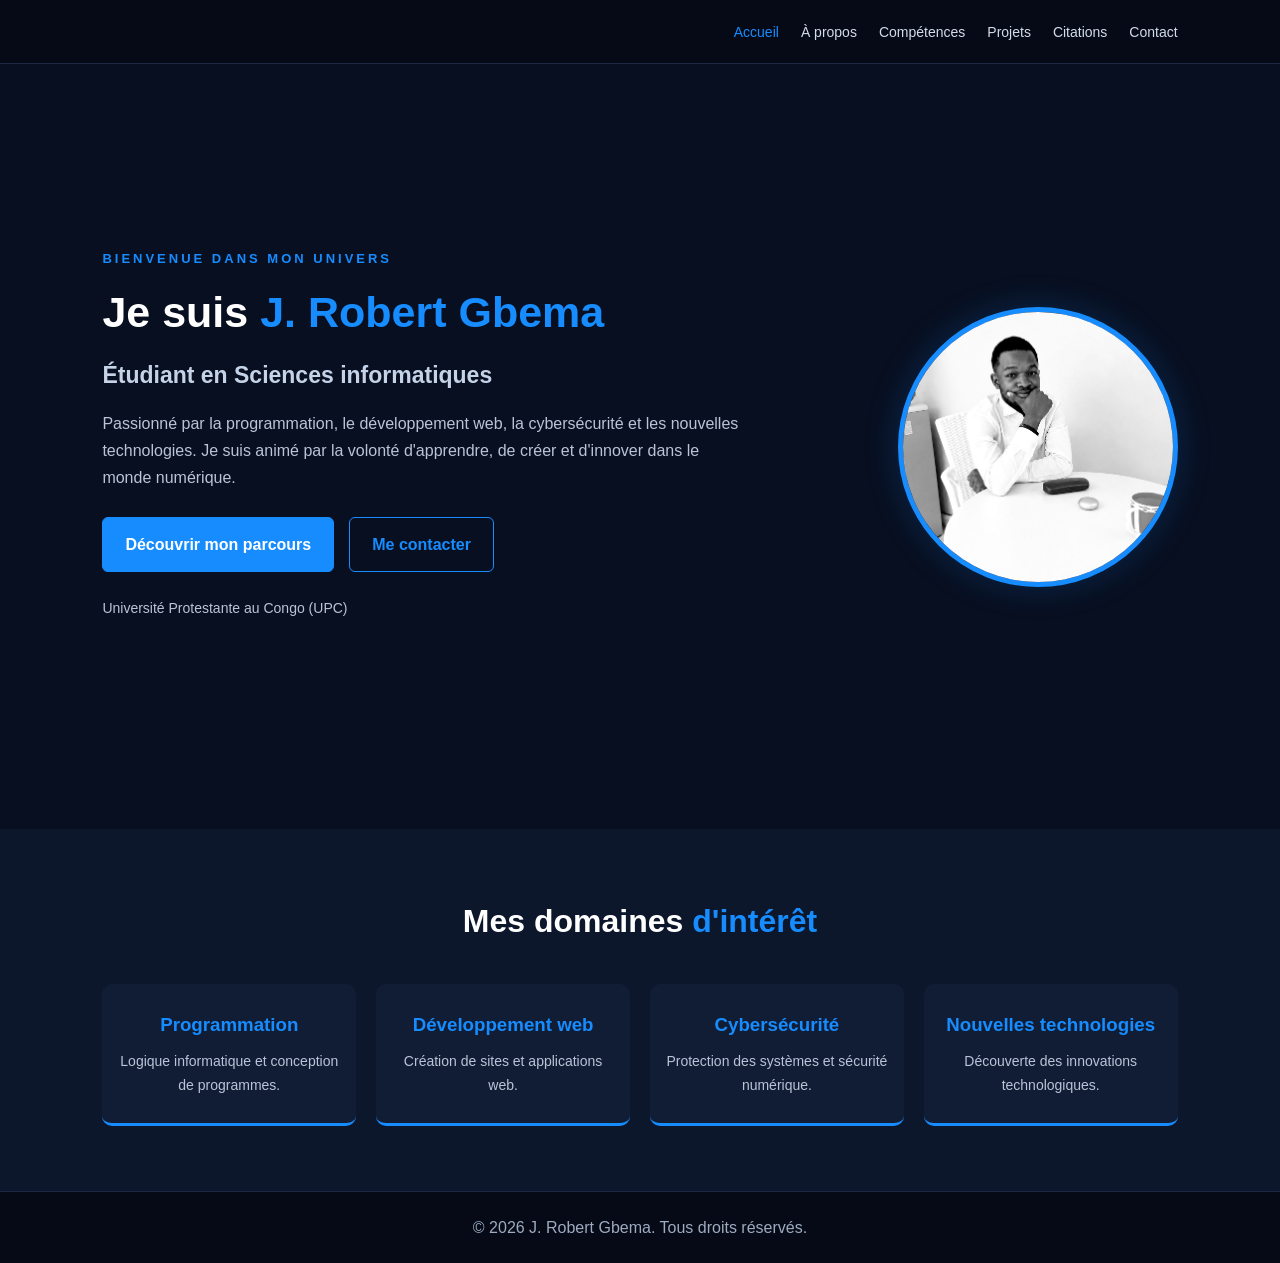
<file: index.html>
<!DOCTYPE html>
<html lang="fr">
<head>
    <meta charset="UTF-8">
    <meta name="viewport" content="width=device-width, initial-scale=1.0">
    <meta name="description" content="Portfolio personnel de J. Robert Gbema, étudiant en Sciences informatiques à l'UPC.">
    <title>J. Robert Gbema | Accueil</title>
    <link rel="stylesheet" href="css/style.css">
    <link rel="icon" href="images/favicon.ico">
</head>
<body>

<header>
    <nav class="navbar" aria-label="Navigation principale">
        <a href="index.html" class="logo" aria-label="Accueil — J. Robert Gbema">
             
        </a>

        <button class="menu-btn" id="menuBtn" aria-label="Ouvrir le menu" aria-controls="navLinks" aria-expanded="false">
            ☰
        </button>

        <ul class="nav-links" id="navLinks">
            <li><a href="index.html" class="active" aria-current="page">Accueil</a></li>
            <li><a href="a-propos.html">À propos</a></li>
            <li><a href="competences.html">Compétences</a></li>
            <li><a href="projets.html">Projets</a></li>
            <li><a href="citation.html">Citations</a></li>
            <li><a href="contact.html">Contact</a></li>
        </ul>
    </nav>
</header>

<main>

    <section class="accueil">

        <div class="accueil-content">

            <p class="petit-titre">BIENVENUE DANS MON UNIVERS</p>

            <h1>
                Je suis <span>J. Robert Gbema</span>
            </h1>

            <h2>Étudiant en Sciences informatiques</h2>

            <p>
                Passionné par la programmation, le développement web,
                la cybersécurité et les nouvelles technologies.
                Je suis animé par la volonté d'apprendre, de créer
                et d'innover dans le monde numérique.
            </p>

            <div class="accueil-boutons">
                <a href="a-propos.html" class="btn">
                    Découvrir mon parcours
                </a>

                <a href="contact.html" class="btn btn-secondaire">
                    Me contacter
                </a>
            </div>

            <p class="universite">
                Université Protestante au Congo (UPC)
            </p>

        </div>

        <div class="accueil-image">
             <img src="css/js/images/logo.jpg" alt="J. Robert Gbema" class="logo-image">
        </div>

    </section>

    <section class="domaines">

        <h2>Mes domaines <span>d'intérêt</span></h2>

        <div class="domaines-container">

            <div class="domaine-card">
                <h3>Programmation</h3>
                <p>Logique informatique et conception de programmes.</p>
            </div>

            <div class="domaine-card">
                <h3>Développement web</h3>
                <p>Création de sites et applications web.</p>
            </div>

            <div class="domaine-card">
                <h3>Cybersécurité</h3>
                <p>Protection des systèmes et sécurité numérique.</p>
            </div>

            <div class="domaine-card">
                <h3>Nouvelles technologies</h3>
                <p>Découverte des innovations technologiques.</p>
            </div>

        </div>

    </section>

</main>

<footer>
    <p>&copy; 2026 J. Robert Gbema. Tous droits réservés.</p>
</footer>

<script src="js/main.js"></script>

</body>
</html>
</file>
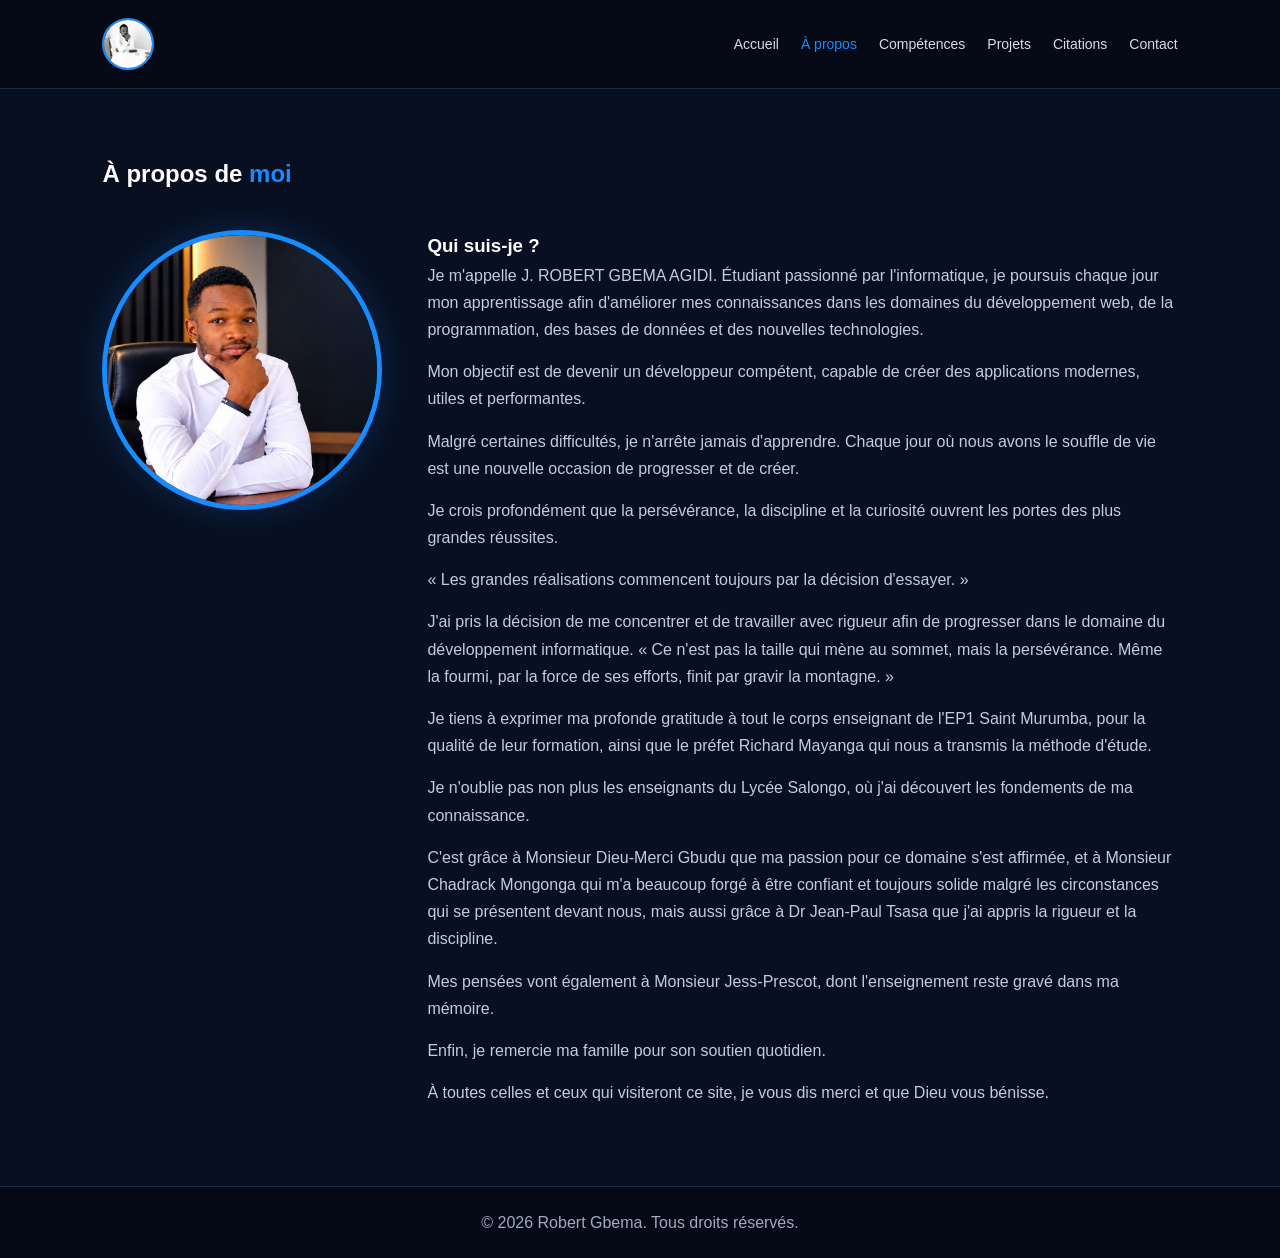
<file: a-propos.html>
<!DOCTYPE html>
<html lang="fr">
<head>
    <meta charset="UTF-8">
    <meta name="viewport" content="width=device-width, initial-scale=1.0">
    <title>Robert Gbema | À propos</title>
    <link rel="stylesheet" href="css/style.css">
    <link rel="icon" href="images/favicon.ico">
</head>
<body>

    <header>
        <nav class="navbar" aria-label="Navigation principale">
            <a href="index.html" class="logo" aria-label="Accueil — J. Robert Gbema">
                <img src="css/js/images/logo.jpg" alt="J. Robert Gbema" class="logo-image">
            </a>

            <button class="menu-btn" id="menuBtn" aria-label="Ouvrir le menu" aria-controls="navLinks" aria-expanded="false">☰</button>

            <ul class="nav-links" id="navLinks">
                <li><a href="index.html">Accueil</a></li>
                <li><a href="a-propos.html" class="active" aria-current="page">À propos</a></li>
                <li><a href="competences.html">Compétences</a></li>
                <li><a href="projets.html">Projets</a></li>
                <li><a href="citation.html">Citations</a></li>
                <li><a href="contact.html">Contact</a></li>
            </ul>
        </nav>
    </header>

    <main class="page-content">

        <section class="apropos">
            <h2>À propos de <span>moi</span></h2>

            <div class="apropos-container">

                <div class="apropos-image">
                    <img src="css/js/images/robert.jpg" alt="J. Robert Gbema" class="profil-photo">
                </div>

                <div class="apropos-text">
                    <h3>Qui suis-je ?</h3>

                    <p>
                        Je m'appelle J. ROBERT GBEMA AGIDI. Étudiant passionné par l'informatique, je poursuis chaque jour mon apprentissage afin d'améliorer mes connaissances dans les domaines du développement web, de la programmation, des bases de données et des nouvelles technologies.
                    </p>

                    <p>
                        Mon objectif est de devenir un développeur compétent, capable de créer des applications modernes, utiles et performantes.
                    </p>

                    <p>
                        Malgré certaines difficultés, je n'arrête jamais d'apprendre. Chaque jour où nous avons le souffle de vie est une nouvelle occasion de progresser et de créer.
                    </p>

                    <p>
                        Je crois profondément que la persévérance, la discipline et la curiosité ouvrent les portes des plus grandes réussites.
                    </p>

                    <p>
                        « Les grandes réalisations commencent toujours par la décision d'essayer. »
                    </p>

                    <p>
                        J'ai pris la décision de me concentrer et de travailler avec rigueur afin de progresser dans le domaine du développement informatique. « Ce n'est pas la taille qui mène au sommet, mais la persévérance. Même la fourmi, par la force de ses efforts, finit par gravir la montagne. »
                    </p>

                    <p>
                        Je tiens à exprimer ma profonde gratitude à tout le corps enseignant de l'EP1 Saint Murumba, pour la qualité de leur formation, ainsi que le préfet Richard Mayanga qui nous a transmis la méthode d'étude.
                    </p>

                    <p>
                        Je n'oublie pas non plus les enseignants du Lycée Salongo, où j'ai découvert les fondements de ma connaissance.
                    </p>

                    <p>
                        C'est grâce à Monsieur Dieu-Merci Gbudu que ma passion pour ce domaine s'est affirmée, et à Monsieur Chadrack Mongonga qui m'a beaucoup forgé à être confiant et toujours solide malgré les circonstances qui se présentent devant nous, mais aussi grâce à Dr Jean-Paul Tsasa que j'ai appris la rigueur et la discipline.
                    </p>

                    <p>
                        Mes pensées vont également à Monsieur Jess-Prescot, dont l'enseignement reste gravé dans ma mémoire.
                    </p>

                    <p>
                        Enfin, je remercie ma famille pour son soutien quotidien.
                    </p>

                    <p>
                        À toutes celles et ceux qui visiteront ce site, je vous dis merci et que Dieu vous bénisse.
                    </p>
                </div>

            </div>
        </section>

    </main>

    <footer>
        <p>&copy; 2026 Robert Gbema. Tous droits réservés.</p>
    </footer>

    <script src="js/main.js"></script>
</body>
</html>
</file>
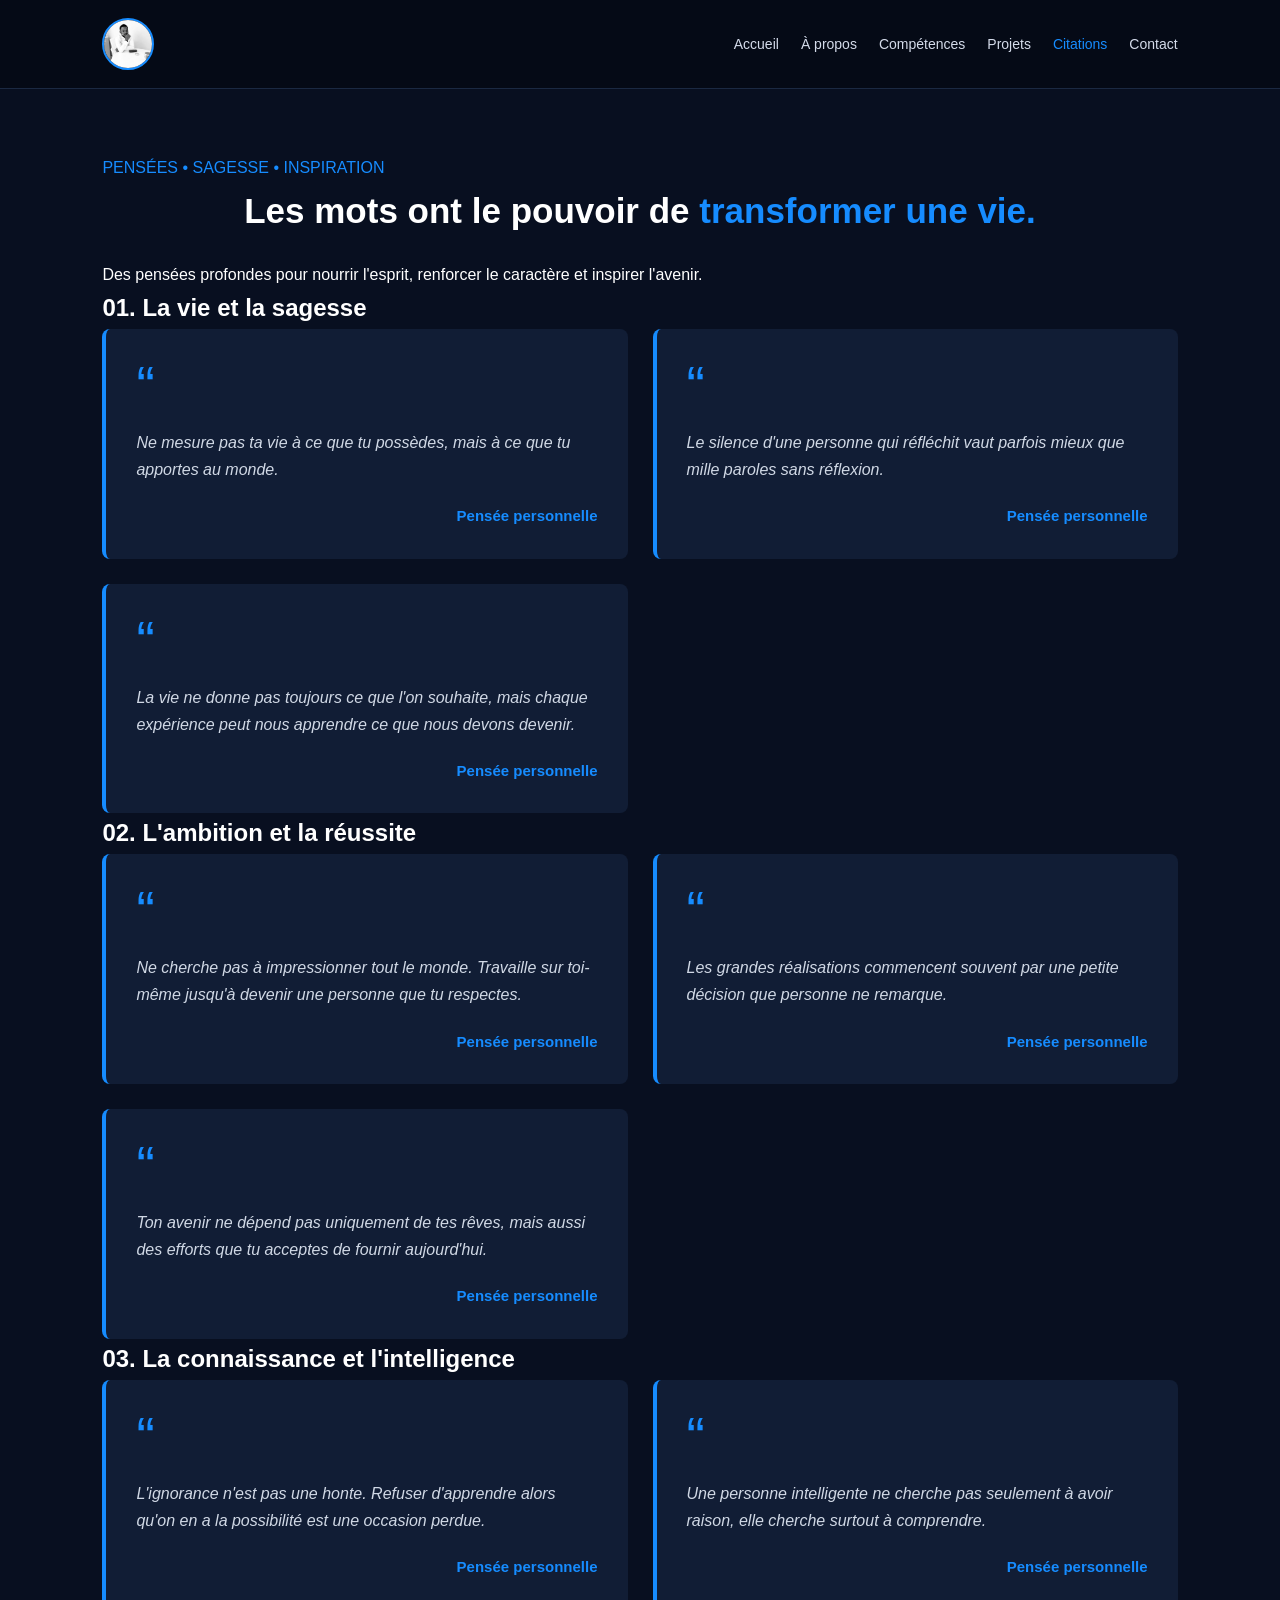
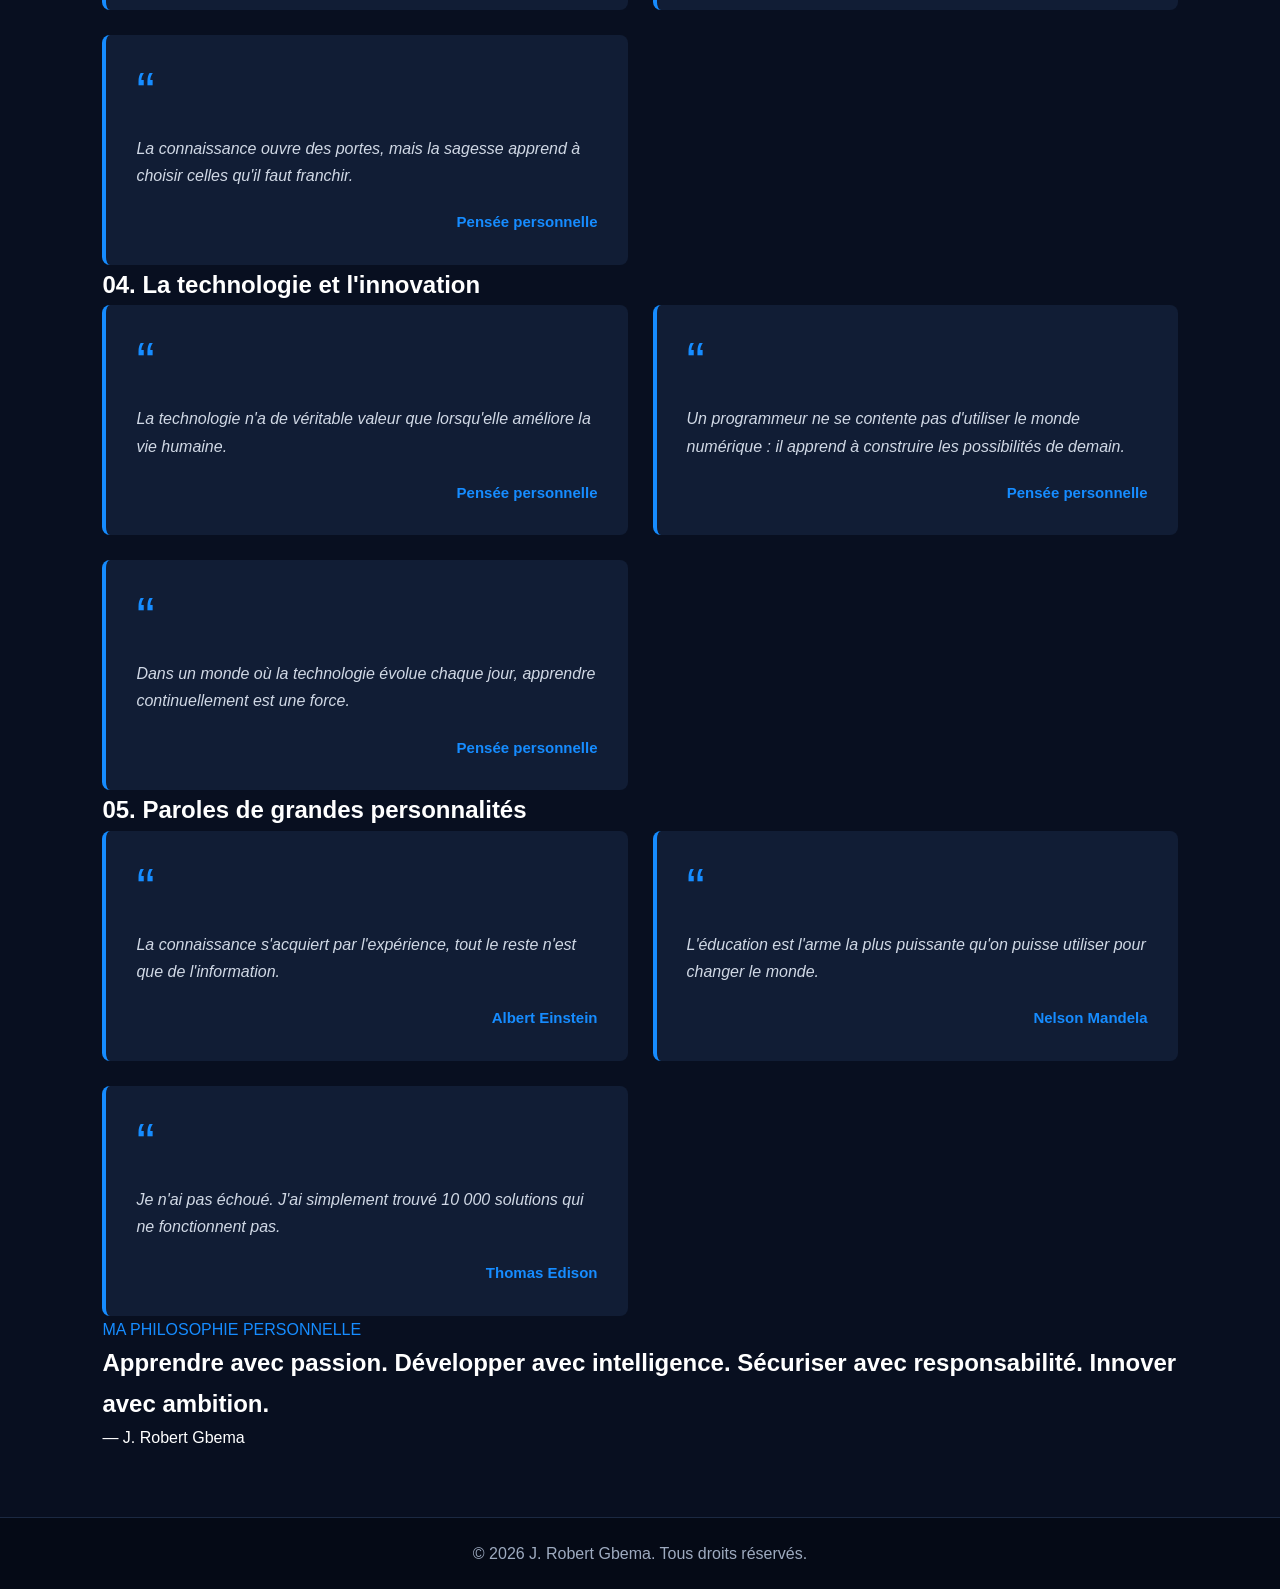
<file: citation.html>
<!DOCTYPE html>
<html lang="fr">
<head>
    <meta charset="UTF-8">
    <meta name="viewport" content="width=device-width, initial-scale=1.0">

    <meta name="description"
          content="Les pensées et citations inspirantes de J. Robert Gbema.">

    <title>J. Robert Gbema | Pensées & Citations</title>

    <link rel="stylesheet" href="css/style.css">
    <link rel="icon" href="images/favicon.ico">
</head>

<body>

<header>
    <nav class="navbar" aria-label="Navigation principale">

        <a href="index.html" class="logo" aria-label="Accueil — J. Robert Gbema">
            <img src="css/js/images/logo.jpg" alt="J. Robert Gbema" class="logo-image">
        </a>

        <button class="menu-btn" id="menuBtn" aria-label="Ouvrir le menu" aria-controls="navLinks" aria-expanded="false">☰</button>

        <ul class="nav-links" id="navLinks">
            <li><a href="index.html">Accueil</a></li>
            <li><a href="a-propos.html">À propos</a></li>
            <li><a href="competences.html">Compétences</a></li>
            <li><a href="projets.html">Projets</a></li>
            <li><a href="citation.html" class="active" aria-current="page">Citations</a></li>
            <li><a href="contact.html">Contact</a></li>
        </ul>

    </nav>
</header>

<main class="page-content">

    <section class="citations">

        <div class="citation-hero">

            <span class="citation-label">
                PENSÉES • SAGESSE • INSPIRATION
            </span>

            <h1>
                Les mots ont le pouvoir de
                <span>transformer une vie.</span>
            </h1>

            <p>
                Des pensées profondes pour nourrir l'esprit,
                renforcer le caractère et inspirer l'avenir.
            </p>

        </div>

        <!-- CITATIONS SUR LA VIE -->

        <h2 class="categorie-titre">01. La vie et la sagesse</h2>

        <div class="citations-container">

            <article class="citation-card">
                <div class="guillemet">“</div>

                <p>
                    Ne mesure pas ta vie à ce que tu possèdes,
                    mais à ce que tu apportes au monde.
                </p>

                <h3>Pensée personnelle</h3>
            </article>

            <article class="citation-card">
                <div class="guillemet">“</div>

                <p>
                    Le silence d'une personne qui réfléchit
                    vaut parfois mieux que mille paroles sans réflexion.
                </p>

                <h3>Pensée personnelle</h3>
            </article>

            <article class="citation-card">
                <div class="guillemet">“</div>

                <p>
                    La vie ne donne pas toujours ce que l'on souhaite,
                    mais chaque expérience peut nous apprendre
                    ce que nous devons devenir.
                </p>

                <h3>Pensée personnelle</h3>
            </article>

        </div>

        <!-- CITATIONS SUR LA REUSSITE -->

        <h2 class="categorie-titre">02. L'ambition et la réussite</h2>

        <div class="citations-container">

            <article class="citation-card">
                <div class="guillemet">“</div>

                <p>
                    Ne cherche pas à impressionner tout le monde.
                    Travaille sur toi-même jusqu'à devenir
                    une personne que tu respectes.
                </p>

                <h3>Pensée personnelle</h3>
            </article>

            <article class="citation-card">
                <div class="guillemet">“</div>

                <p>
                    Les grandes réalisations commencent souvent
                    par une petite décision que personne ne remarque.
                </p>

                <h3>Pensée personnelle</h3>
            </article>

            <article class="citation-card">
                <div class="guillemet">“</div>

                <p>
                    Ton avenir ne dépend pas uniquement
                    de tes rêves, mais aussi des efforts
                    que tu acceptes de fournir aujourd'hui.
                </p>

                <h3>Pensée personnelle</h3>
            </article>

        </div>

        <!-- CITATIONS SUR LA CONNAISSANCE -->

        <h2 class="categorie-titre">03. La connaissance et l'intelligence</h2>

        <div class="citations-container">

            <article class="citation-card">
                <div class="guillemet">“</div>

                <p>
                    L'ignorance n'est pas une honte.
                    Refuser d'apprendre alors qu'on en a la possibilité
                    est une occasion perdue.
                </p>

                <h3>Pensée personnelle</h3>
            </article>

            <article class="citation-card">
                <div class="guillemet">“</div>

                <p>
                    Une personne intelligente ne cherche pas
                    seulement à avoir raison, elle cherche
                    surtout à comprendre.
                </p>

                <h3>Pensée personnelle</h3>
            </article>

            <article class="citation-card">
                <div class="guillemet">“</div>

                <p>
                    La connaissance ouvre des portes,
                    mais la sagesse apprend à choisir
                    celles qu'il faut franchir.
                </p>

                <h3>Pensée personnelle</h3>
            </article>

        </div>

        <!-- CITATIONS SUR LA TECHNOLOGIE -->

        <h2 class="categorie-titre">04. La technologie et l'innovation</h2>

        <div class="citations-container">

            <article class="citation-card">
                <div class="guillemet">“</div>

                <p>
                    La technologie n'a de véritable valeur
                    que lorsqu'elle améliore la vie humaine.
                </p>

                <h3>Pensée personnelle</h3>
            </article>

            <article class="citation-card">
                <div class="guillemet">“</div>

                <p>
                    Un programmeur ne se contente pas
                    d'utiliser le monde numérique :
                    il apprend à construire les possibilités de demain.
                </p>

                <h3>Pensée personnelle</h3>
            </article>

            <article class="citation-card">
                <div class="guillemet">“</div>

                <p>
                    Dans un monde où la technologie évolue chaque jour,
                    apprendre continuellement est une force.
                </p>

                <h3>Pensée personnelle</h3>
            </article>

        </div>

        <!-- CITATIONS DE PERSONNALITES -->

        <h2 class="categorie-titre">05. Paroles de grandes personnalités</h2>

        <div class="citations-container">

            <article class="citation-card">
                <div class="guillemet">“</div>

                <p>
                    La connaissance s'acquiert par l'expérience,
                    tout le reste n'est que de l'information.
                </p>

                <h3>Albert Einstein</h3>
            </article>

            <article class="citation-card">
                <div class="guillemet">“</div>

                <p>
                    L'éducation est l'arme la plus puissante
                    qu'on puisse utiliser pour changer le monde.
                </p>

                <h3>Nelson Mandela</h3>
            </article>

            <article class="citation-card">
                <div class="guillemet">“</div>

                <p>
                    Je n'ai pas échoué. J'ai simplement trouvé
                    10 000 solutions qui ne fonctionnent pas.
                </p>

                <h3>Thomas Edison</h3>
            </article>

        </div>

        <!-- MA DEVISE -->

        <section class="ma-devise">

            <span>MA PHILOSOPHIE PERSONNELLE</span>

            <h2>
                Apprendre avec passion.
                Développer avec intelligence.
                Sécuriser avec responsabilité.
                Innover avec ambition.
            </h2>

            <p>— J. Robert Gbema</p>

        </section>

    </section>

</main>

<footer>
    <p>&copy; 2026 J. Robert Gbema. Tous droits réservés.</p>
</footer>

<script src="js/main.js"></script>

</body>
</html>
</file>
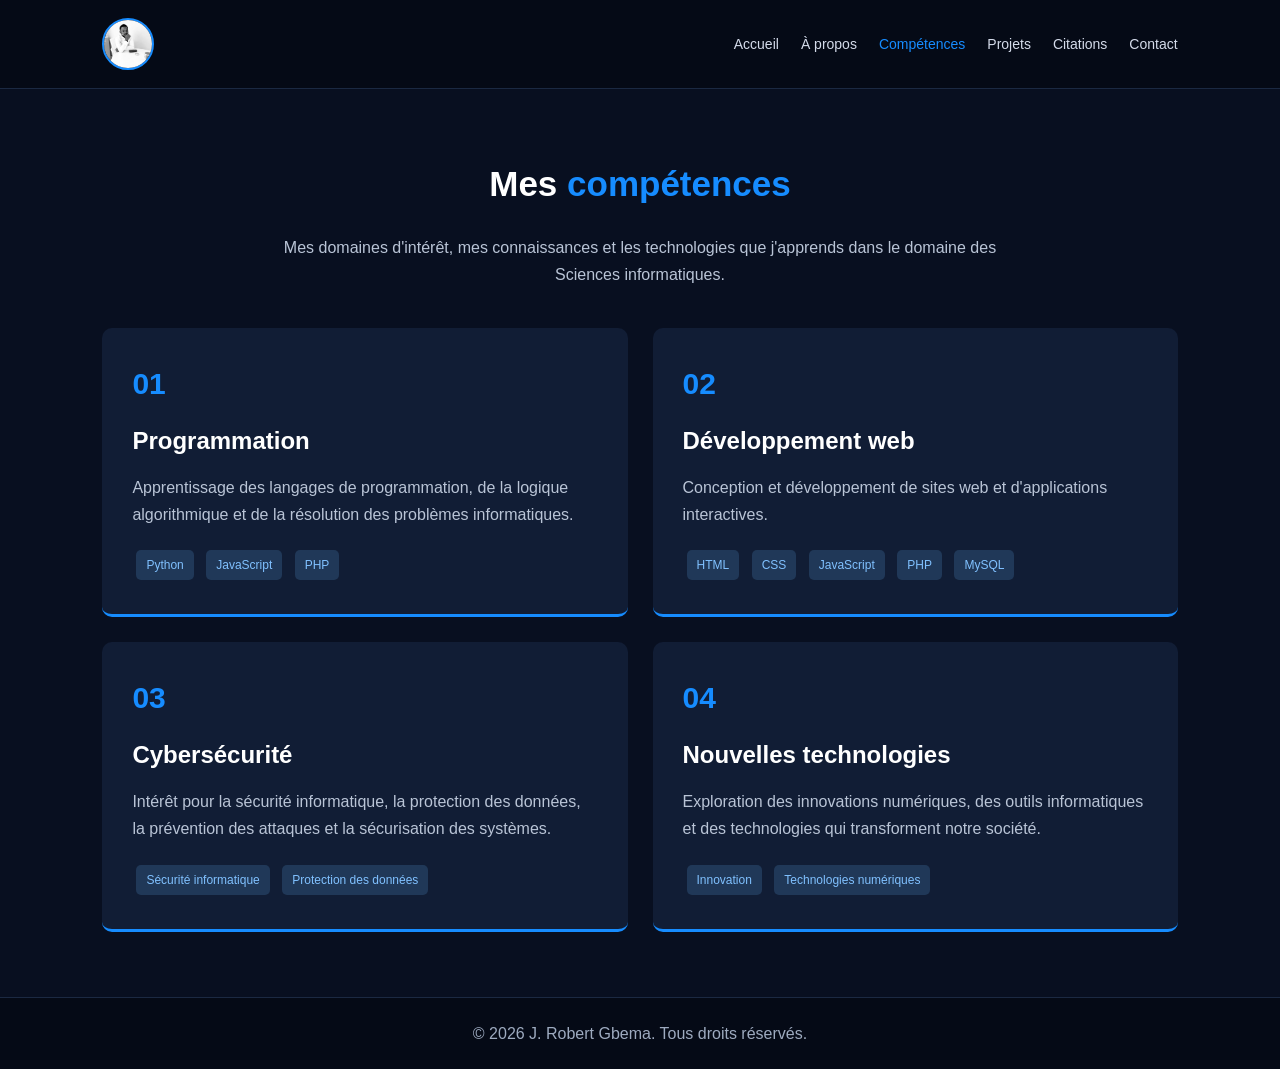
<file: competences.html>
<!DOCTYPE html>
<html lang="fr">
<head>
    <meta charset="UTF-8">
    <meta name="viewport" content="width=device-width, initial-scale=1.0">
    <title>J. Robert Gbema | Compétences</title>
    <link rel="stylesheet" href="css/style.css">
    <link rel="icon" href="images/favicon.ico">
</head>
<body>

<header>
    <nav class="navbar" aria-label="Navigation principale">
        <a href="index.html" class="logo" aria-label="Accueil — J. Robert Gbema">
            <img src="css/js/images/logo.jpg" alt="J. Robert Gbema" class="logo-image">
        </a>
        <button class="menu-btn" id="menuBtn" aria-label="Ouvrir le menu" aria-controls="navLinks" aria-expanded="false">☰</button>

        <ul class="nav-links" id="navLinks">
            <li><a href="index.html">Accueil</a></li>
            <li><a href="a-propos.html">À propos</a></li>
            <li><a href="competences.html" class="active" aria-current="page">Compétences</a></li>
            <li><a href="projets.html">Projets</a></li>
            <li><a href="citation.html">Citations</a></li>
            <li><a href="contact.html">Contact</a></li>
        </ul>
    </nav>
</header>

<main class="page-content">

    <section class="competences">

        <h1>Mes <span>compétences</span></h1>

        <p class="intro">
            Mes domaines d'intérêt, mes connaissances et les technologies
            que j'apprends dans le domaine des Sciences informatiques.
        </p>

        <div class="competences-container">

            <div class="competence-card">
                <div class="competence-icon">01</div>
                <h2>Programmation</h2>
                <p>
                    Apprentissage des langages de programmation,
                    de la logique algorithmique et de la résolution
                    des problèmes informatiques.
                </p>
                <span class="techno">Python</span>
                <span class="techno">JavaScript</span>
                <span class="techno">PHP</span>
            </div>

            <div class="competence-card">
                <div class="competence-icon">02</div>
                <h2>Développement web</h2>
                <p>
                    Conception et développement de sites web
                    et d'applications interactives.
                </p>
                <span class="techno">HTML</span>
                <span class="techno">CSS</span>
                <span class="techno">JavaScript</span>
                <span class="techno">PHP</span>
                <span class="techno">MySQL</span>
            </div>

            <div class="competence-card">
                <div class="competence-icon">03</div>
                <h2>Cybersécurité</h2>
                <p>
                    Intérêt pour la sécurité informatique,
                    la protection des données, la prévention
                    des attaques et la sécurisation des systèmes.
                </p>
                <span class="techno">Sécurité informatique</span>
                <span class="techno">Protection des données</span>
            </div>
            <div class="competence-card">
                <div class="competence-icon">04</div>
                <h2>Nouvelles technologies</h2>
                <p>
                    Exploration des innovations numériques,
                    des outils informatiques et des technologies
                    qui transforment notre société.
                </p>
                <span class="techno">Innovation</span>
                <span class="techno">Technologies numériques</span>
            </div>

        </div>

    </section>

</main>

<footer>
    <p>&copy; 2026 J. Robert Gbema. Tous droits réservés.</p>
</footer>

<script src="js/main.js"></script>

</body>
</html>
</file>
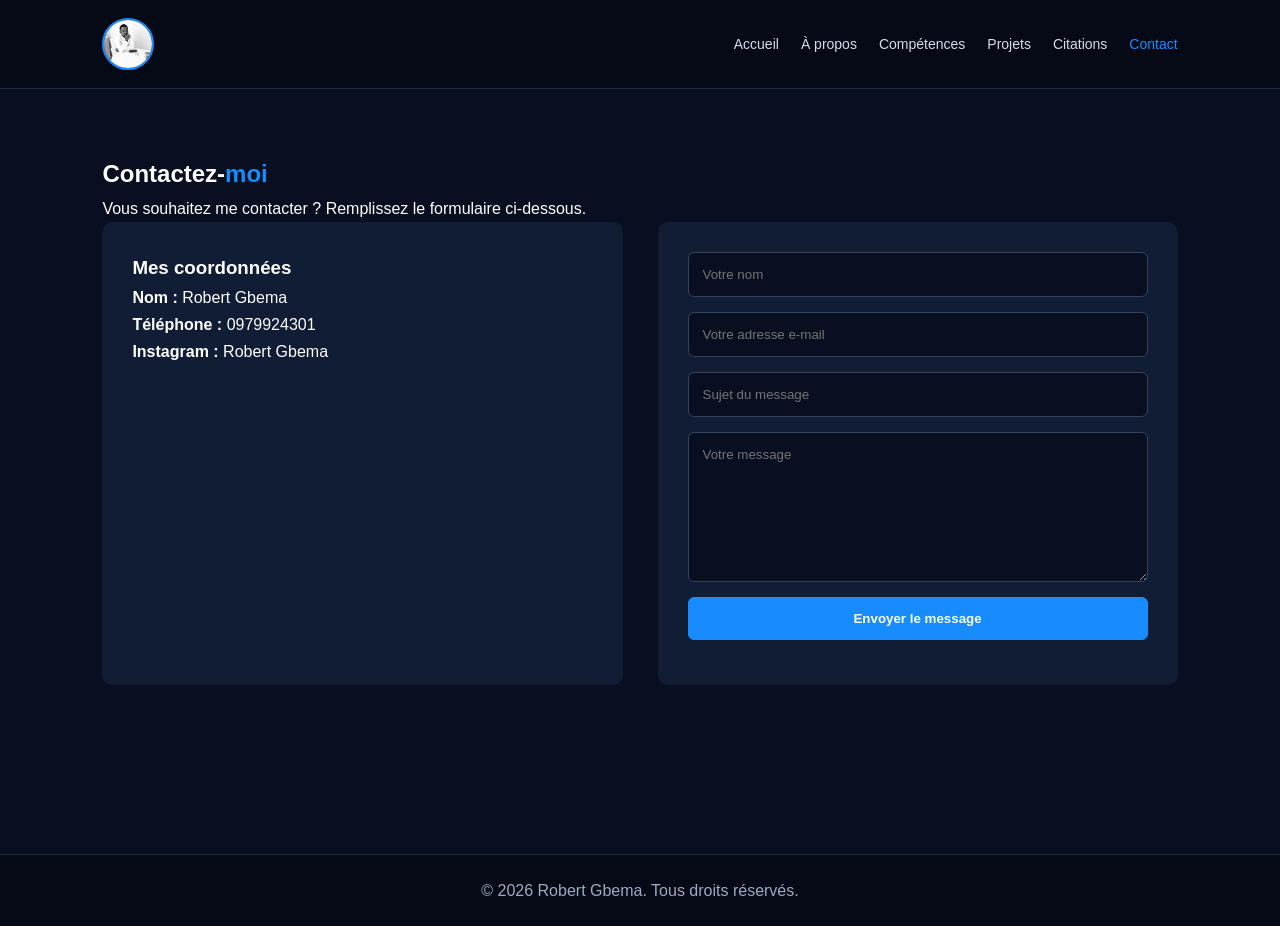
<file: contact.html>
<!DOCTYPE html>
<html lang="fr">
<head>
    <meta charset="UTF-8">
    <meta name="viewport" content="width=device-width, initial-scale=1.0">
    <title>Robert Gbema | Contact</title>
    <link rel="stylesheet" href="css/style.css">
    <link rel="icon" href="images/favicon.ico">
</head>
<body>

    <header>
        <nav class="navbar" aria-label="Navigation principale">
            <a href="index.html" class="logo" aria-label="Accueil — J. Robert Gbema">
                <img src="css/js/images/logo.jpg" alt="J. Robert Gbema" class="logo-image">
            </a>

            <button class="menu-btn" id="menuBtn" aria-label="Ouvrir le menu" aria-controls="navLinks" aria-expanded="false">☰</button>

            <ul class="nav-links" id="navLinks">
                <li><a href="index.html">Accueil</a></li>
                <li><a href="a-propos.html">À propos</a></li>
                <li><a href="competences.html">Compétences</a></li>
                <li><a href="projets.html">Projets</a></li>
                <li><a href="citation.html">Citations</a></li>
                <li><a href="contact.html" class="active" aria-current="page">Contact</a></li>
            </ul>
        </nav>
    </header>

    <main class="page-content">

        <section class="contact">
            <h2>Contactez-<span>moi</span></h2>

            <p class="contact-intro">
                Vous souhaitez me contacter ? Remplissez le formulaire ci-dessous.
            </p>

            <div class="contact-container">

                <div class="contact-info">
                    <h3>Mes coordonnées</h3>

                    <p><strong>Nom :</strong> Robert Gbema</p>

                    <p>
                        <strong>Téléphone :</strong>
                        <a href="tel:0979924301">0979924301</a>
                    </p>

                    <p>
                        <strong>Instagram :</strong>
                        <a href="https://www.instagram.com/" target="_blank">
                            Robert Gbema
                        </a>
                    </p>
                </div>

                <form id="contactForm">

                    <input type="text" id="nom"
                        placeholder="Votre nom" required>

                    <input type="email" id="email"
                        placeholder="Votre adresse e-mail" required>

                    <input type="text" id="sujet"
                        placeholder="Sujet du message" required>

                    <textarea id="message"
                        placeholder="Votre message" required></textarea>

                    <button type="submit" class="btn">
                        Envoyer le message
                    </button>

                    <p id="formMessage"></p>

                </form>

            </div>
        </section>

    </main>

    <footer>
        <p>&copy; 2026 Robert Gbema. Tous droits réservés.</p>
    </footer>

    <script src="js/main.js"></script>
</body>
</html>
</file>
<file: css/style.css>
/* ==============================
   1. REGLAGES GENERAUX
============================== */

* {
    margin: 0;
    padding: 0;
    box-sizing: border-box;
    font-family: Arial, Helvetica, sans-serif;
}

html {
    scroll-behavior: smooth;
}

body {
    background: #080f20;
    color: #ffffff;
    line-height: 1.7;
}

a {
    text-decoration: none;
    color: inherit;
}

span {
    color: #168cff;
}

img {
    max-width: 90%;
}

/* ==============================
   2. NAVIGATION
============================== */

header {
    background: #050a16;
    padding: 18px 8%;
    position: sticky;
    top: 0;
    z-index: 1000;
    border-bottom: 1px solid #1b2942;
}

.navbar {
    display: flex;
    justify-content: space-between;
    align-items: center;
    position: relative;
}

.logo {
    font-size: 23px;
    font-weight: bold;
    color: white;
    white-space: nowrap;
}

.logo-image {
    display: block;
    width: 52px;
    height: 52px;
    max-width: none;
    object-fit: cover;
    border-radius: 50%;
    border: 2px solid #168cff;
}

.nav-links {
    display: flex;
    align-items: center;
    gap: 22px;
    list-style: none;
}

.nav-links a {
    color: #d4dbea;
    font-size: 14px;
    transition: 0.3s;
}

.nav-links a:hover,
.nav-links a.active {
    color: #168cff;
}

.nav-links a:focus-visible,
.menu-btn:focus-visible {
    outline: 2px solid #168cff;
    outline-offset: 4px;
}

.menu-btn {
    display: none;
    color: white;
    background: none;
    border: none;
    font-size: 27px;
    cursor: pointer;
}

/* ==============================
   3. BOUTONS
============================== */

.btn {
    display: inline-block;
    background: #168cff;
    color: white;
    padding: 13px 22px;
    border-radius: 6px;
    border: 1px solid #168cff;
    font-weight: bold;
    cursor: pointer;
    transition: 0.3s;
}

.btn:hover {
    background: #0064c7;
    transform: translateY(-3px);
}

.btn-secondaire {
    background: transparent;
    color: #168cff;
}

.btn-secondaire:hover {
    background: #168cff;
    color: white;
}

/* ==============================
   4. PAGE ACCUEIL
============================== */

.accueil {
    min-height: 85vh;
    padding: 65px 8%;
    display: flex;
    align-items: center;
    justify-content: space-between;
    gap: 45px;
}

.accueil-content {
    max-width: 650px;
}

.petit-titre {
    color: #168cff;
    letter-spacing: 3px;
    font-weight: bold;
    font-size: 13px;
}

.accueil-content h1 {
    font-size: 43px;
    line-height: 1.3;
    margin: 15px 0;
}

.accueil-content h2 {
    font-size: 23px;
    color: #c5d3e9;
    margin-bottom: 15px;
}

.accueil-content > p:not(.petit-titre) {
    color: #b9c4d6;
    margin-bottom: 25px;
}

.accueil-boutons {
    display: flex;
    gap: 15px;
    flex-wrap: wrap;
}

.universite {
    margin-top: 25px;
    color: #8c9bb3;
    font-size: 14px;
}

.accueil-image img {
    display: block;
    width: 280px;
    height: 280px;
    object-fit: cover;
    border-radius: 50%;
    border: 5px solid #168cff;
    box-shadow: 0 0 35px rgba(22, 140, 255, 0.2);
}

/* ==============================
   5. DOMAINES D'INTERET
============================== */

.domaines {
    padding: 65px 8%;
    background: #0c172b;
    text-align: center;
}

.domaines h2 {
    font-size: 32px;
    margin-bottom: 35px;
}

.domaines-container {
    display: grid;
    grid-template-columns: repeat(4, 1fr);
    gap: 20px;
}

.domaine-card {
    background: #111d35;
    padding: 25px 15px;
    border-radius: 10px;
    border-bottom: 3px solid #168cff;
    transition: 0.3s;
}

.domaine-card:hover {
    transform: translateY(-7px);
}

.domaine-card h3 {
    color: #168cff;
    margin-bottom: 10px;
}

.domaine-card p {
    color: #b9c4d6;
    font-size: 14px;
}

/* ==============================
   6. PAGES INTERNES
============================== */

.page-content {
    min-height: 85vh;
    padding: 65px 8%;
}

.page-content h1 {
    text-align: center;
    font-size: 35px;
    margin-bottom: 20px;
}

.intro {
    max-width: 750px;
    margin: 0 auto 40px;
    text-align: center;
    color: #b9c4d6;
}

/* ==============================
   7. A PROPOS
============================== */

.apropos-container {
    display: flex;
    align-items: flex-start;
    gap: 45px;
    margin-top: 35px;
}

.apropos-image {
    flex: 0 0 280px;
}

.apropos-image .profil-photo {
    display: block;
    width: 100%;
    height: 280px;
    max-width: none;
    object-fit: cover;
    object-position: center top;
    border-radius: 50%;
    border: 5px solid #168cff;
    box-shadow: 0 0 35px rgba(22, 140, 255, 0.2);
}

.apropos-text {
    flex: 1;
}

.apropos-text h2 {
    color: #168cff;
    margin: 15px 0;
}

.apropos-text p {
    color: #c2ccdc;
    margin-bottom: 15px;
}

.parcours {
    background: #111d35;
    padding: 15px 20px;
    border-left: 4px solid #168cff;
    border-radius: 6px;
    margin: 15px 0;
}

.parcours h3 {
    color: #168cff;
}

/* ==============================
   8. COMPETENCES
============================== */

.competences-container {
    display: grid;
    grid-template-columns: repeat(2, 1fr);
    gap: 25px;
}

.competence-card {
    background: #111d35;
    padding: 30px;
    border-radius: 10px;
    border-bottom: 3px solid #168cff;
    transition: 0.3s;
}

.competence-card:hover {
    transform: translateY(-5px);
    background: #152542;
}

.competence-icon {
    color: #168cff;
    font-size: 30px;
    font-weight: bold;
}

.competence-card h2 {
    margin: 12px 0;
    color: #ffffff;
}

.competence-card p {
    color: #b9c4d6;
    margin-bottom: 18px;
}

.techno {
    display: inline-block;
    background: #203858;
    color: #80c1ff;
    padding: 5px 10px;
    border-radius: 5px;
    font-size: 12px;
    margin: 4px;
}

/* ==============================
   9. PROJETS
============================== */

.projets-container {
    display: grid;
    grid-template-columns: repeat(3, 1fr);
    gap: 25px;
}

.projet-card {
    background: #111d35;
    border-radius: 10px;
    overflow: hidden;
    transition: 0.3s;
}

.projet-card:hover {
    transform: translateY(-7px);
}

.projet-card img {
    width: 100%;
    height: 190px;
    object-fit: cover;
}

.projet-info {
    padding: 22px;
}

.projet-numero {
    color: #168cff;
    font-size: 12px;
    font-weight: bold;
}

.projet-info h2 {
    margin: 10px 0;
    font-size: 22px;
}

.projet-info p {
    color: #b9c4d6;
    margin-bottom: 15px;
}

.projet-technologies {
    font-size: 13px;
}

.statut {
    display: inline-block;
    background: #203858;
    color: #80c1ff;
    padding: 6px 12px;
    border-radius: 5px;
    font-size: 12px;
}

/* ==============================
   10. CITATIONS
============================== */

.citations-container {
    display: grid;
    grid-template-columns: repeat(2, 1fr);
    gap: 25px;
}

.citation-card {
    background: #111d35;
    padding: 30px;
    border-left: 4px solid #168cff;
    border-radius: 8px;
    transition: 0.3s;
}

.citation-card:hover {
    transform: translateY(-5px);
}

.guillemet {
    font-size: 55px;
    line-height: 1;
    color: #168cff;
}

.citation-card p {
    color: #d0d8e5;
    font-style: italic;
    margin: 15px 0 20px;
}

.citation-card h3 {
    color: #168cff;
    font-size: 15px;
    text-align: right;
}

/* ==============================
   11. CONTACT
============================== */

.contact-container {
    display: flex;
    gap: 35px;
    align-items: stretch;
}

.contact-info,
.contact form {
    flex: 1;
    background: #111d35;
    padding: 30px;
    border-radius: 10px;
}

.contact-info h2,
.contact form h2 {
    color: #168cff;
    margin-bottom: 25px;
}

.info-item {
    margin-bottom: 22px;
}

.info-item h3 {
    color: #168cff;
    font-size: 15px;
}

.info-item p {
    color: #c2ccdc;
    overflow-wrap: anywhere;
}

.info-item a {
    color: #80c1ff;
}

.contact form {
    display: flex;
    flex-direction: column;
    gap: 15px;
}

.contact input,
.contact textarea {
    width: 100%;
    padding: 14px;
    border: 1px solid #34435e;
    border-radius: 6px;
    background: #080f20;
    color: white;
    outline: none;
}

.contact input:focus,
.contact textarea:focus {
    border-color: #168cff;
}

.contact textarea {
    min-height: 150px;
    resize: vertical;
}

#formMessage {
    color: #48d597;
    font-size: 14px;
}

/* ==============================
   12. PIED DE PAGE
============================== */

footer {
    background: #050a16;
    text-align: center;
    padding: 22px;
    color: #9eabc0;
    border-top: 1px solid #1b2942;
}

/* ==============================
   13. RESPONSIVE MOBILE
============================== */

@media (max-width: 1000px) {

    .nav-links {
        gap: 12px;
    }

    .nav-links a {
        font-size: 12px;
    }

    .domaines-container {
        grid-template-columns: repeat(2, 1fr);
    }

    .projets-container {
        grid-template-columns: repeat(2, 1fr);
    }
}

@media (max-width: 768px) {

    header {
        padding: 16px 6%;
    }

    .menu-btn {
        display: block;
    }

    .logo-image {
        width: 44px;
        height: 44px;
    }

    .nav-links {
        display: none;
        flex-direction: column;
        align-items: center;
        position: absolute;
        top: 55px;
        left: -7%;
        width: 114%;
        background: #050a16;
        padding: 25px;
        border-top: 1px solid #1b2942;
        box-shadow: 0 12px 24px rgba(0, 0, 0, 0.3);
    }

    .nav-links li {
        width: 100%;
        text-align: center;
    }

    .nav-links a {
        display: block;
        padding: 6px 0;
    }

    .nav-links.show {
        display: flex;
    }

    .nav-links a {
        font-size: 15px;
    }

    .accueil {
        flex-direction: column-reverse;
        text-align: center;
        padding: 50px 6%;
    }

    .accueil-content h1 {
        font-size: 32px;
    }

    .accueil-content h2 {
        font-size: 19px;
    }

    .accueil-boutons {
        justify-content: center;
    }

    .accueil-image img {
        width: 220px;
        height: 220px;
    }

    .domaines-container {
        grid-template-columns: 1fr;
    }

    .apropos-container {
        flex-direction: column;
        align-items: center;
    }

    .apropos-image {
        width: 220px;
        flex-basis: auto;
    }

    .apropos-image .profil-photo {
        width: 220px;
        height: 220px;
    }

    .competences-container,
    .projets-container,
    .citations-container {
        grid-template-columns: 1fr;
    }

    .contact-container {
        flex-direction: column;
    }

    .page-content {
        padding: 45px 6%;
    }

    .page-content h1 {
        font-size: 29px;
    }
}
</file>
